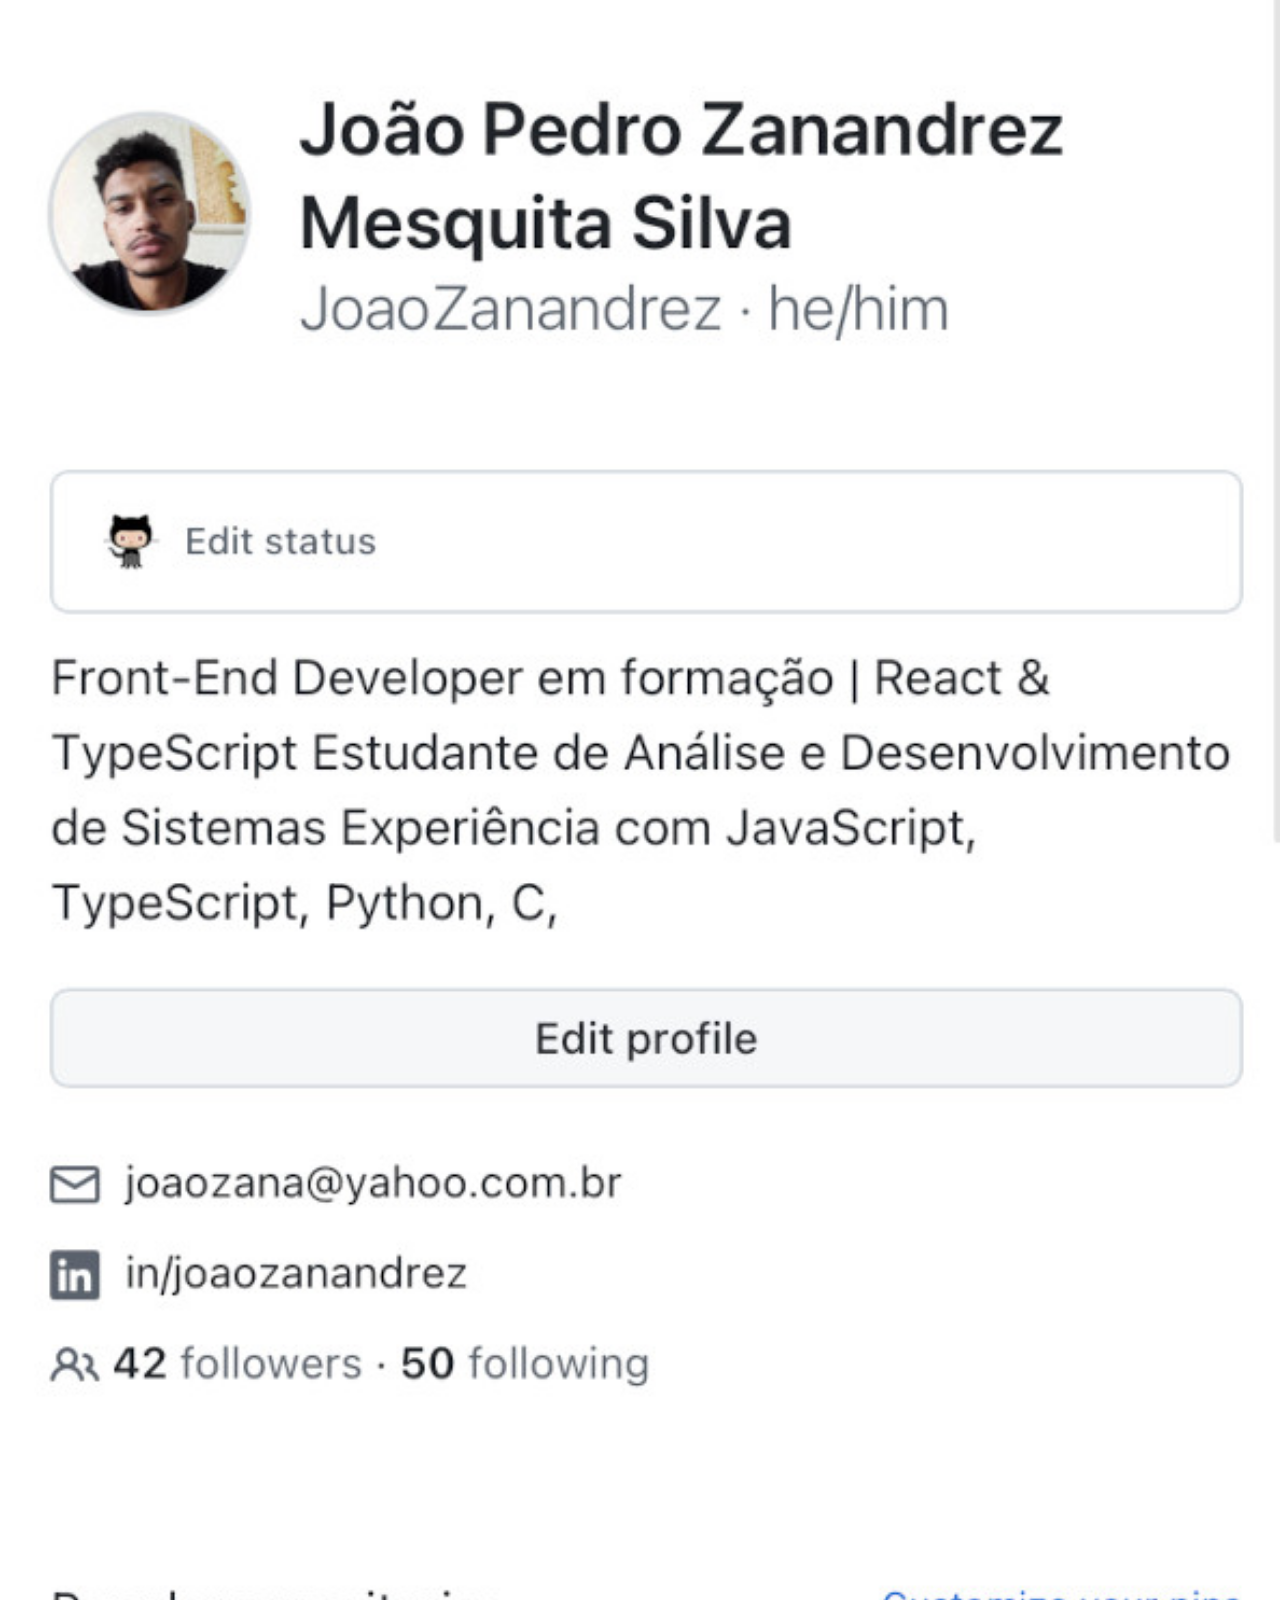
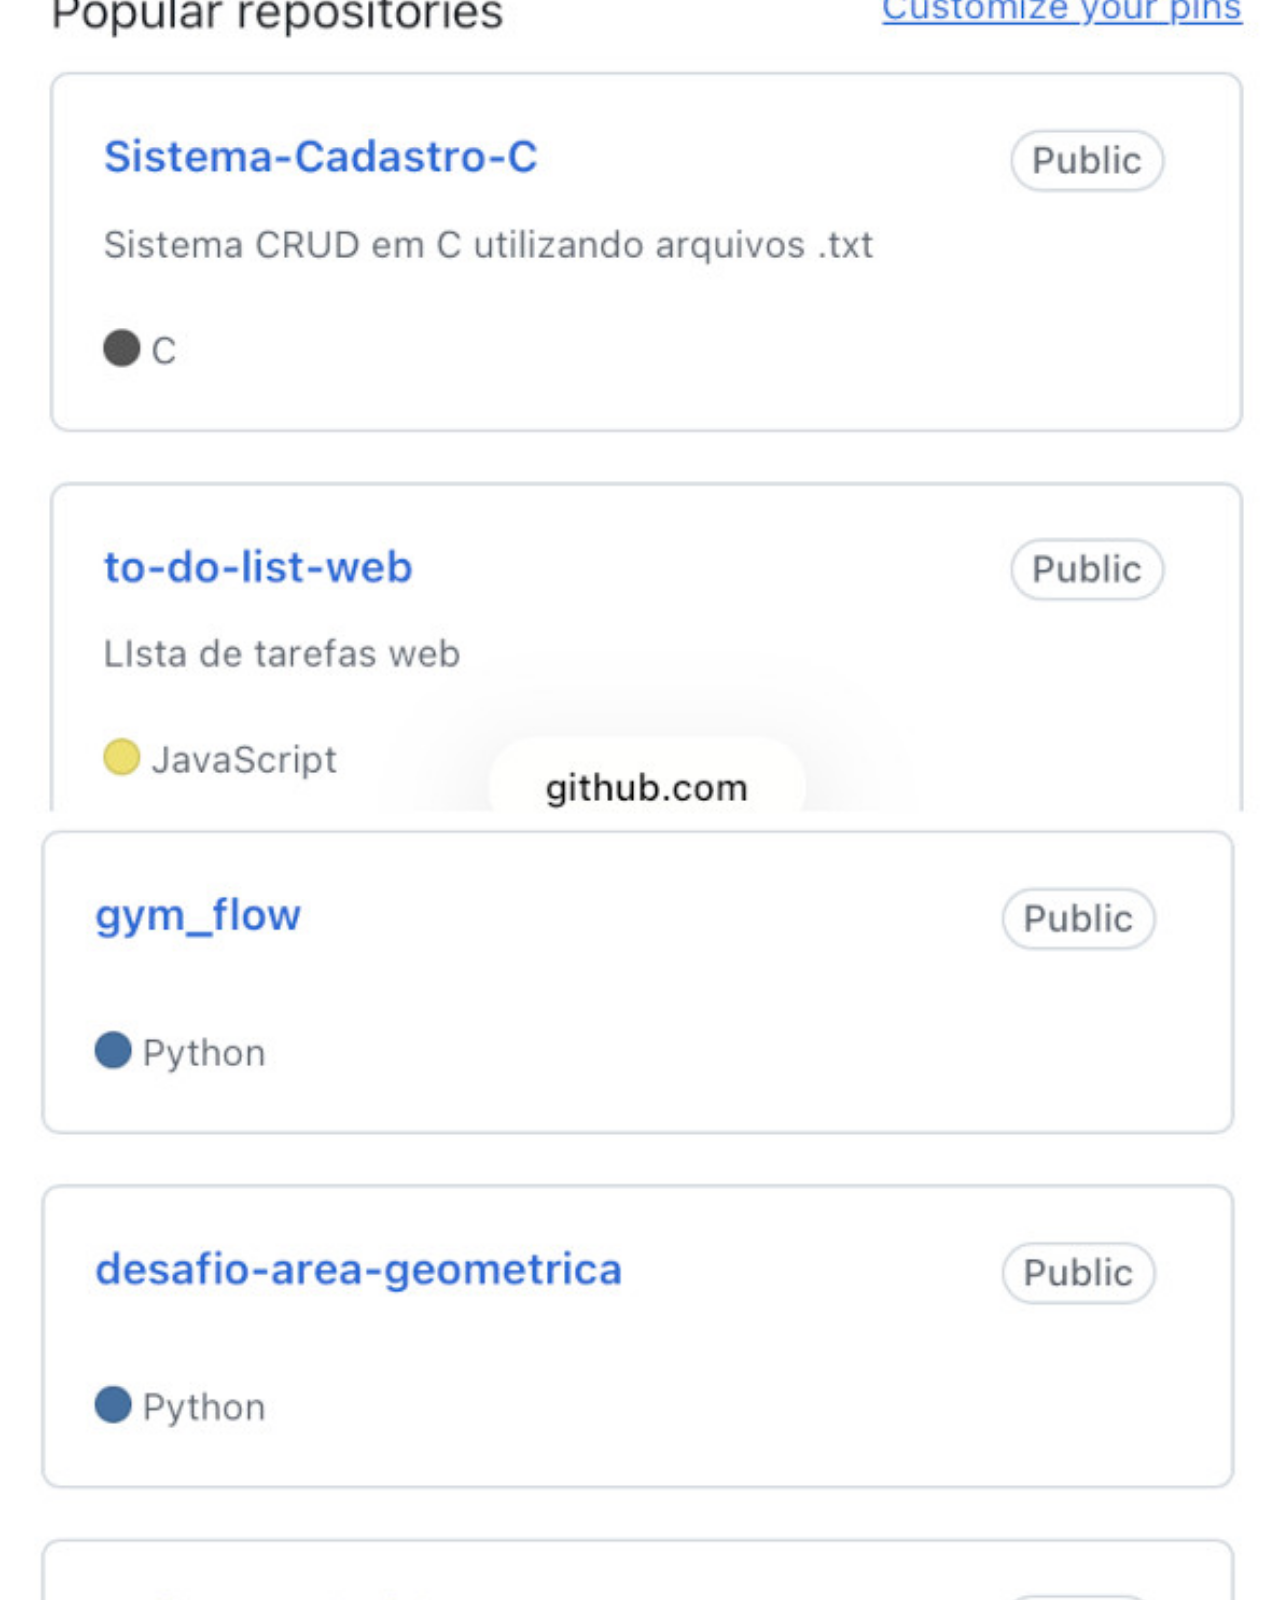
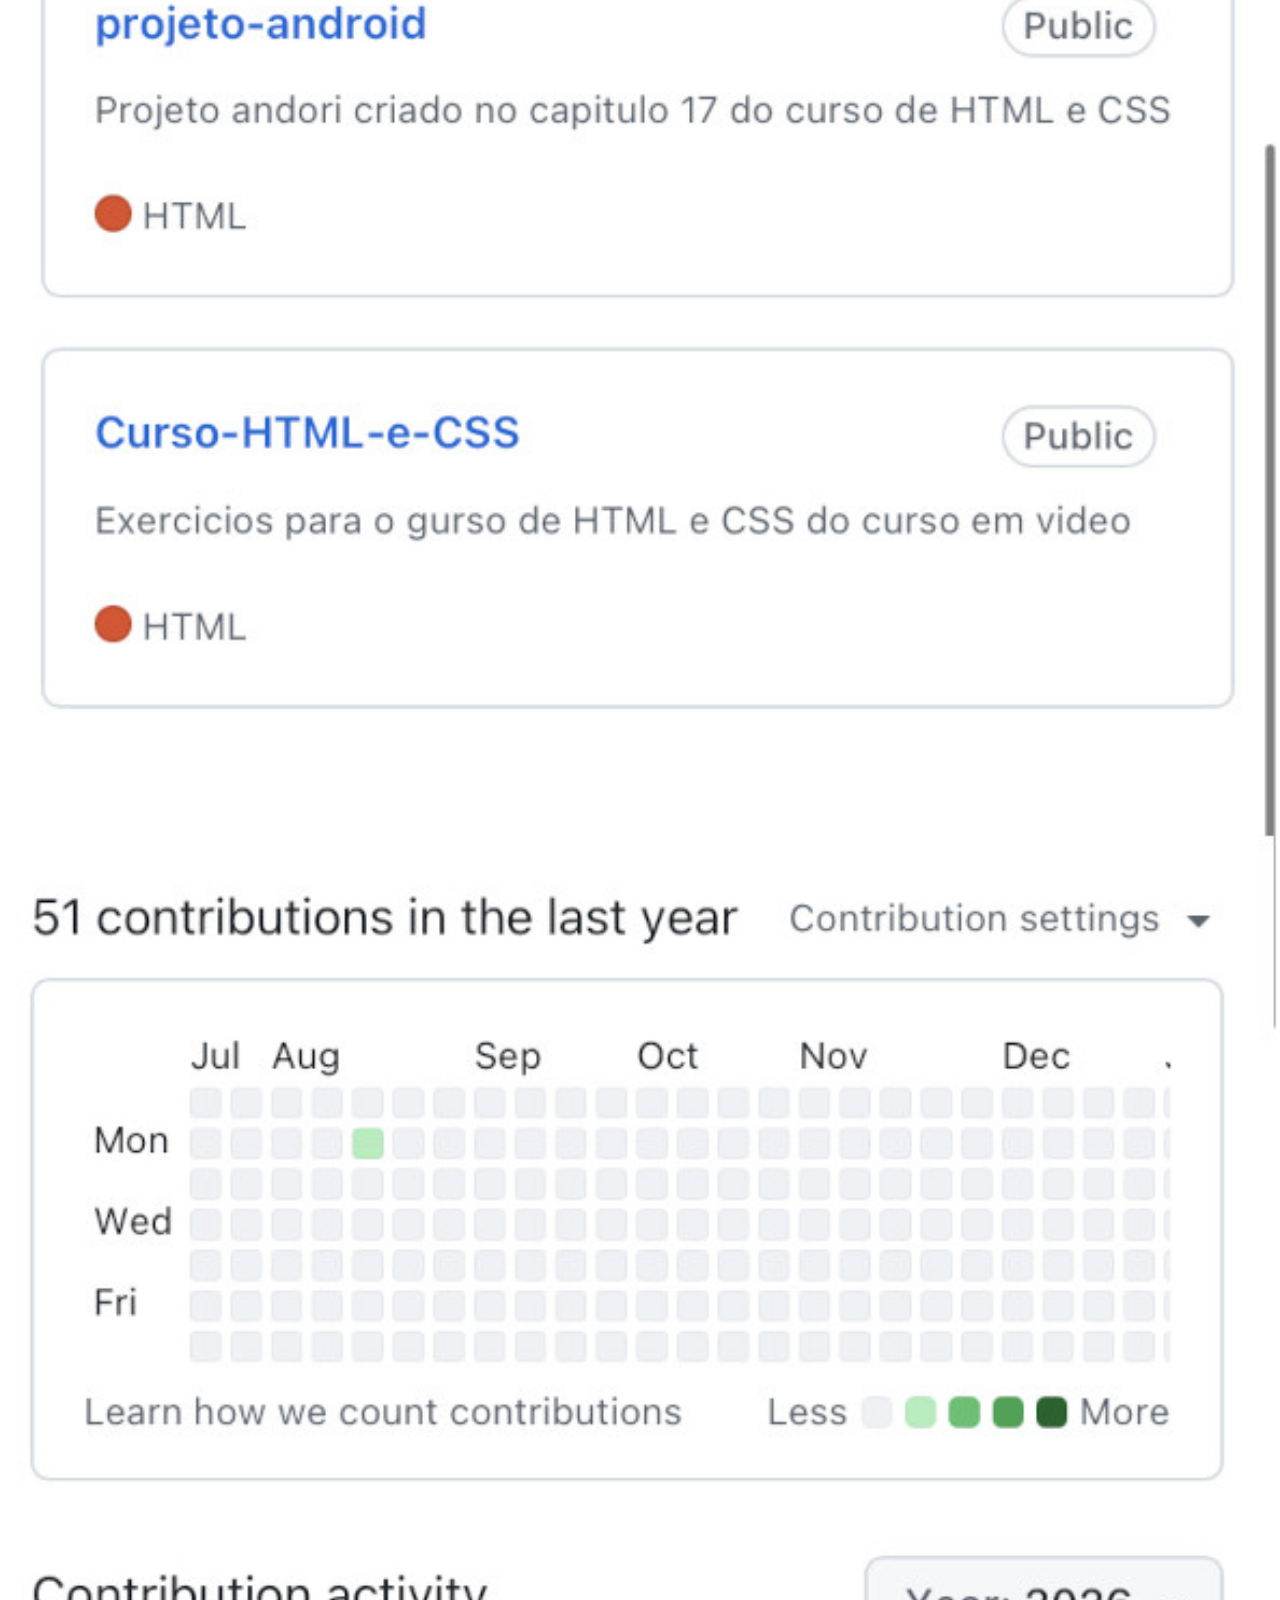
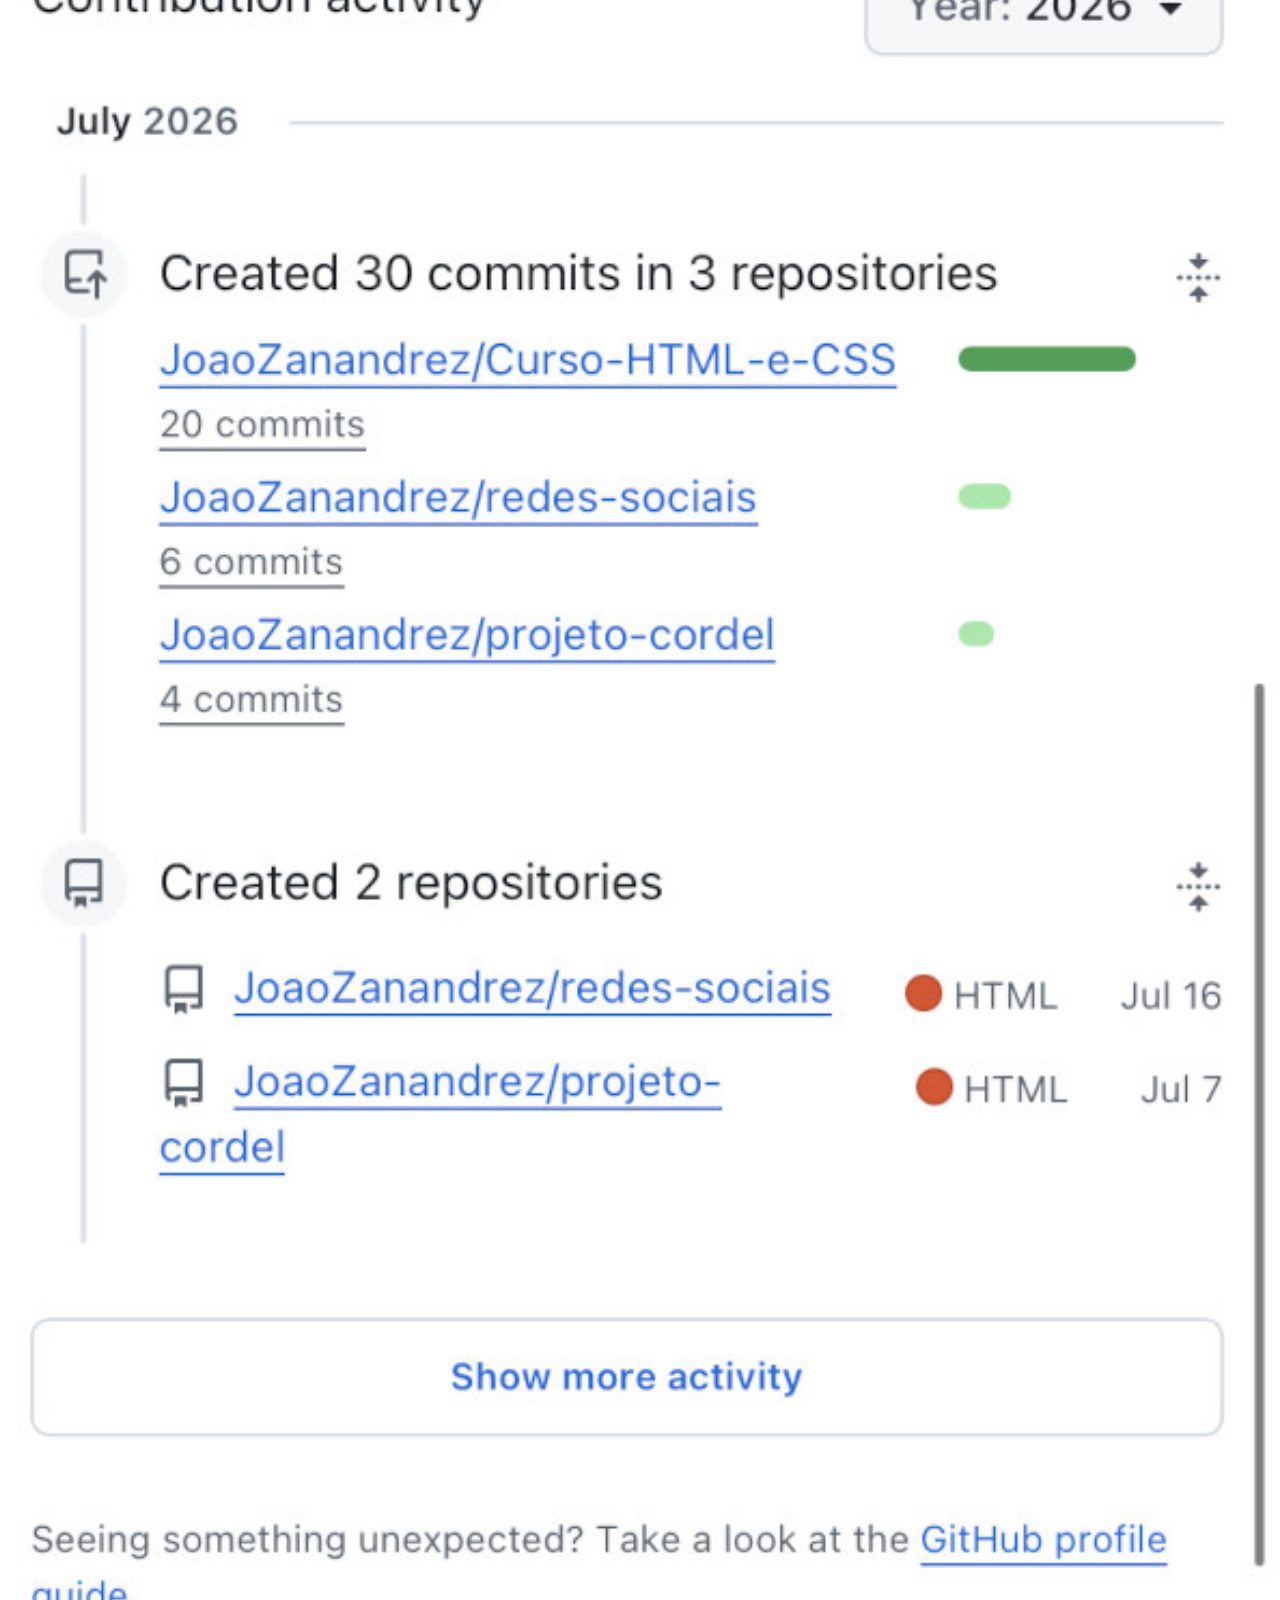
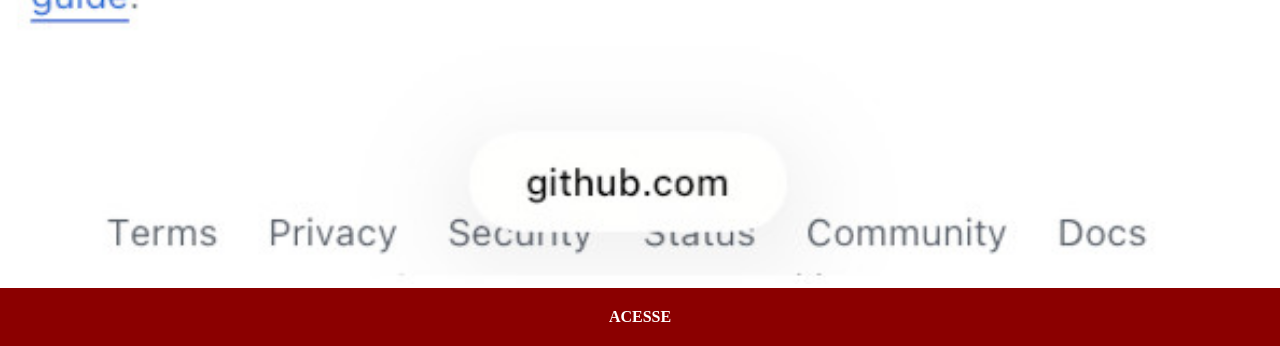
<file: github.html>
<!DOCTYPE html>
<html lang="pt-br">
<head>
    <meta charset="UTF-8">
    <meta name="viewport" content="width=device-width, initial-scale=1.0">
    <title>Document</title>
    <link rel="stylesheet" href="estilos/social.css">
</head>
<body>
    <img src="imagens/tela-github.jpg" alt="GitHub">
    <a href="https://github.com/JoaoZanandrez" target="_blank">ACESSE</a>
</body>
</html>
</file>
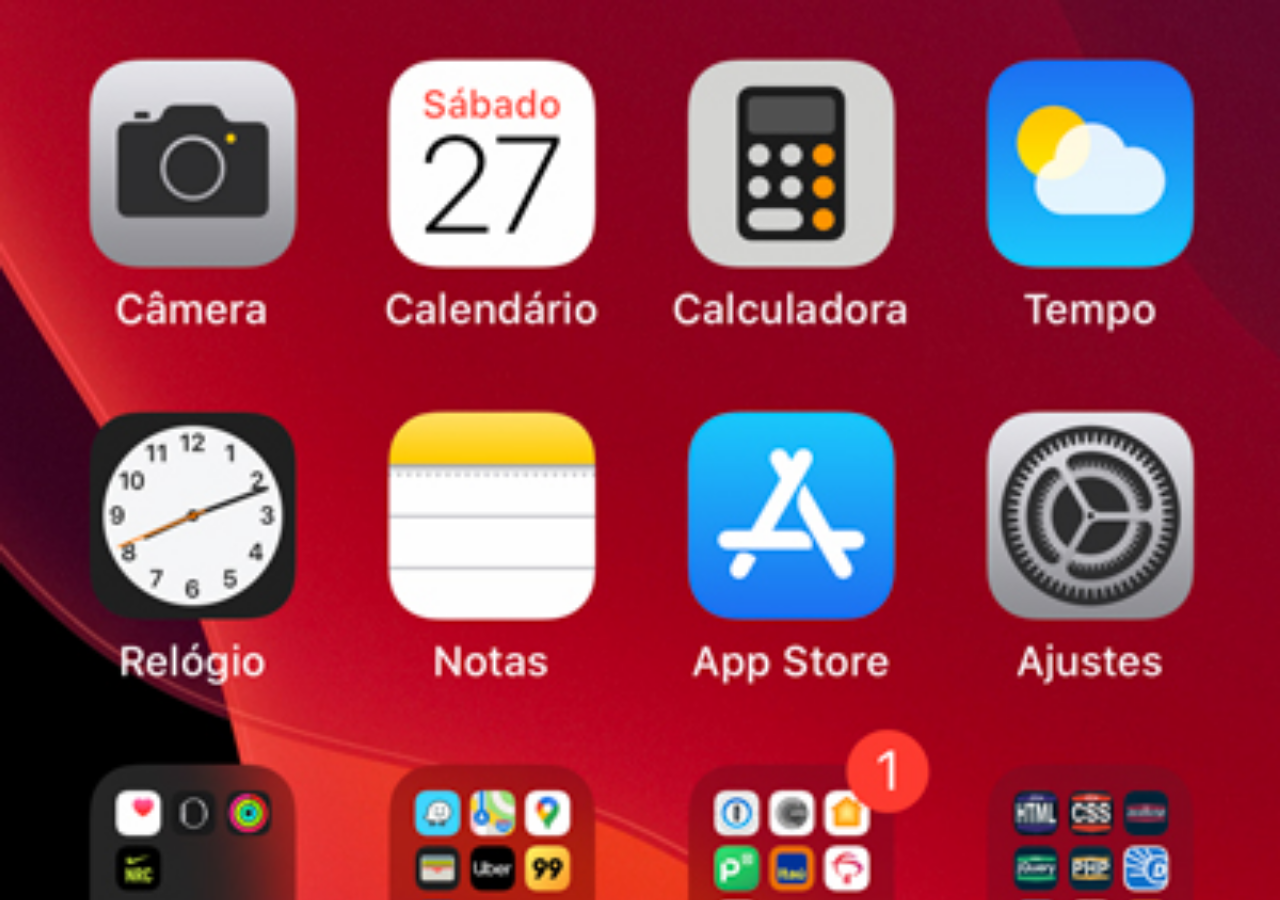
<file: home.html>
<!DOCTYPE html>
<html lang="pt-br">
<head>
    <meta charset="UTF-8">
    <meta name="viewport" content="width=device-width, initial-scale=1.0">
    <title>Document</title>
    <style>
        * {
            margin: 0;
            height: 0;
        }

        body {
            width: 100vw;
            height: 100vh;
            background: black url('imagens/tela-home.jpg') no-repeat;
            background-size: cover;
        }
    </style>
</head>
<body>
    
</body>
</html>
</file>
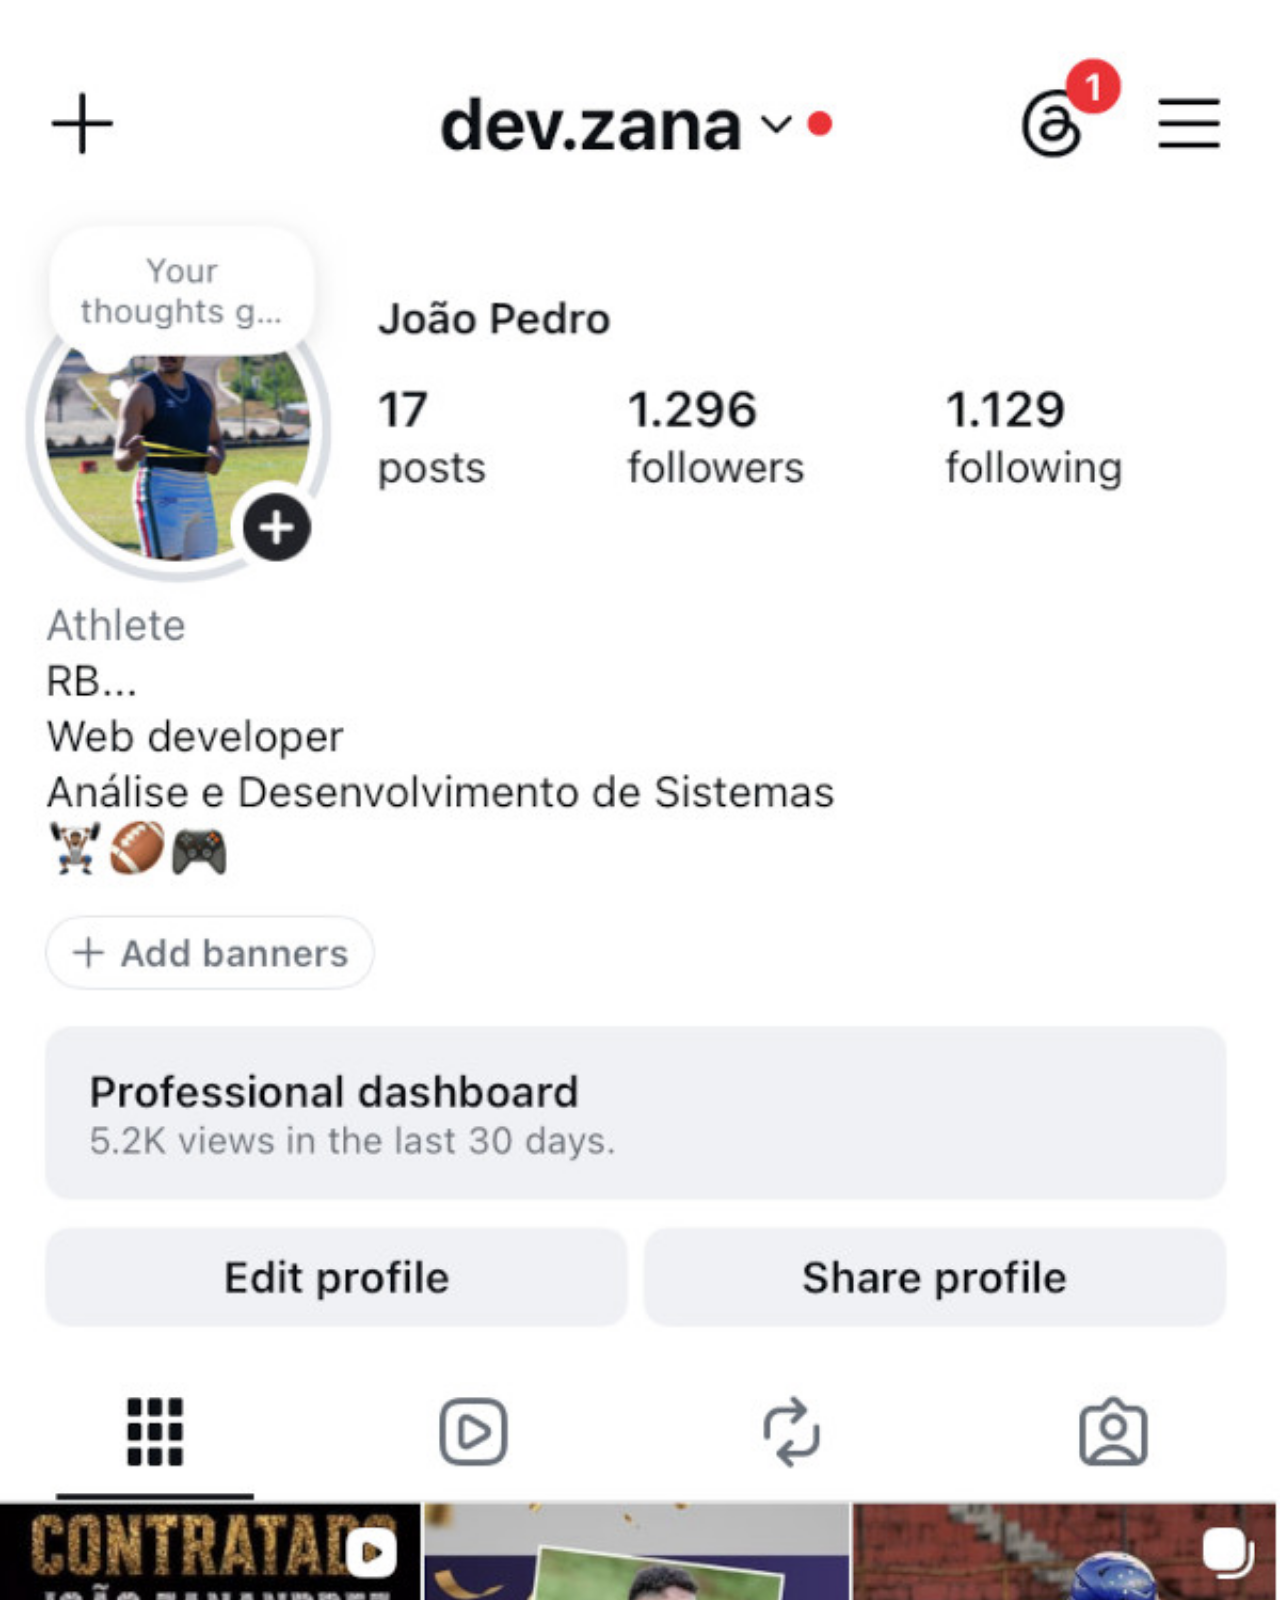
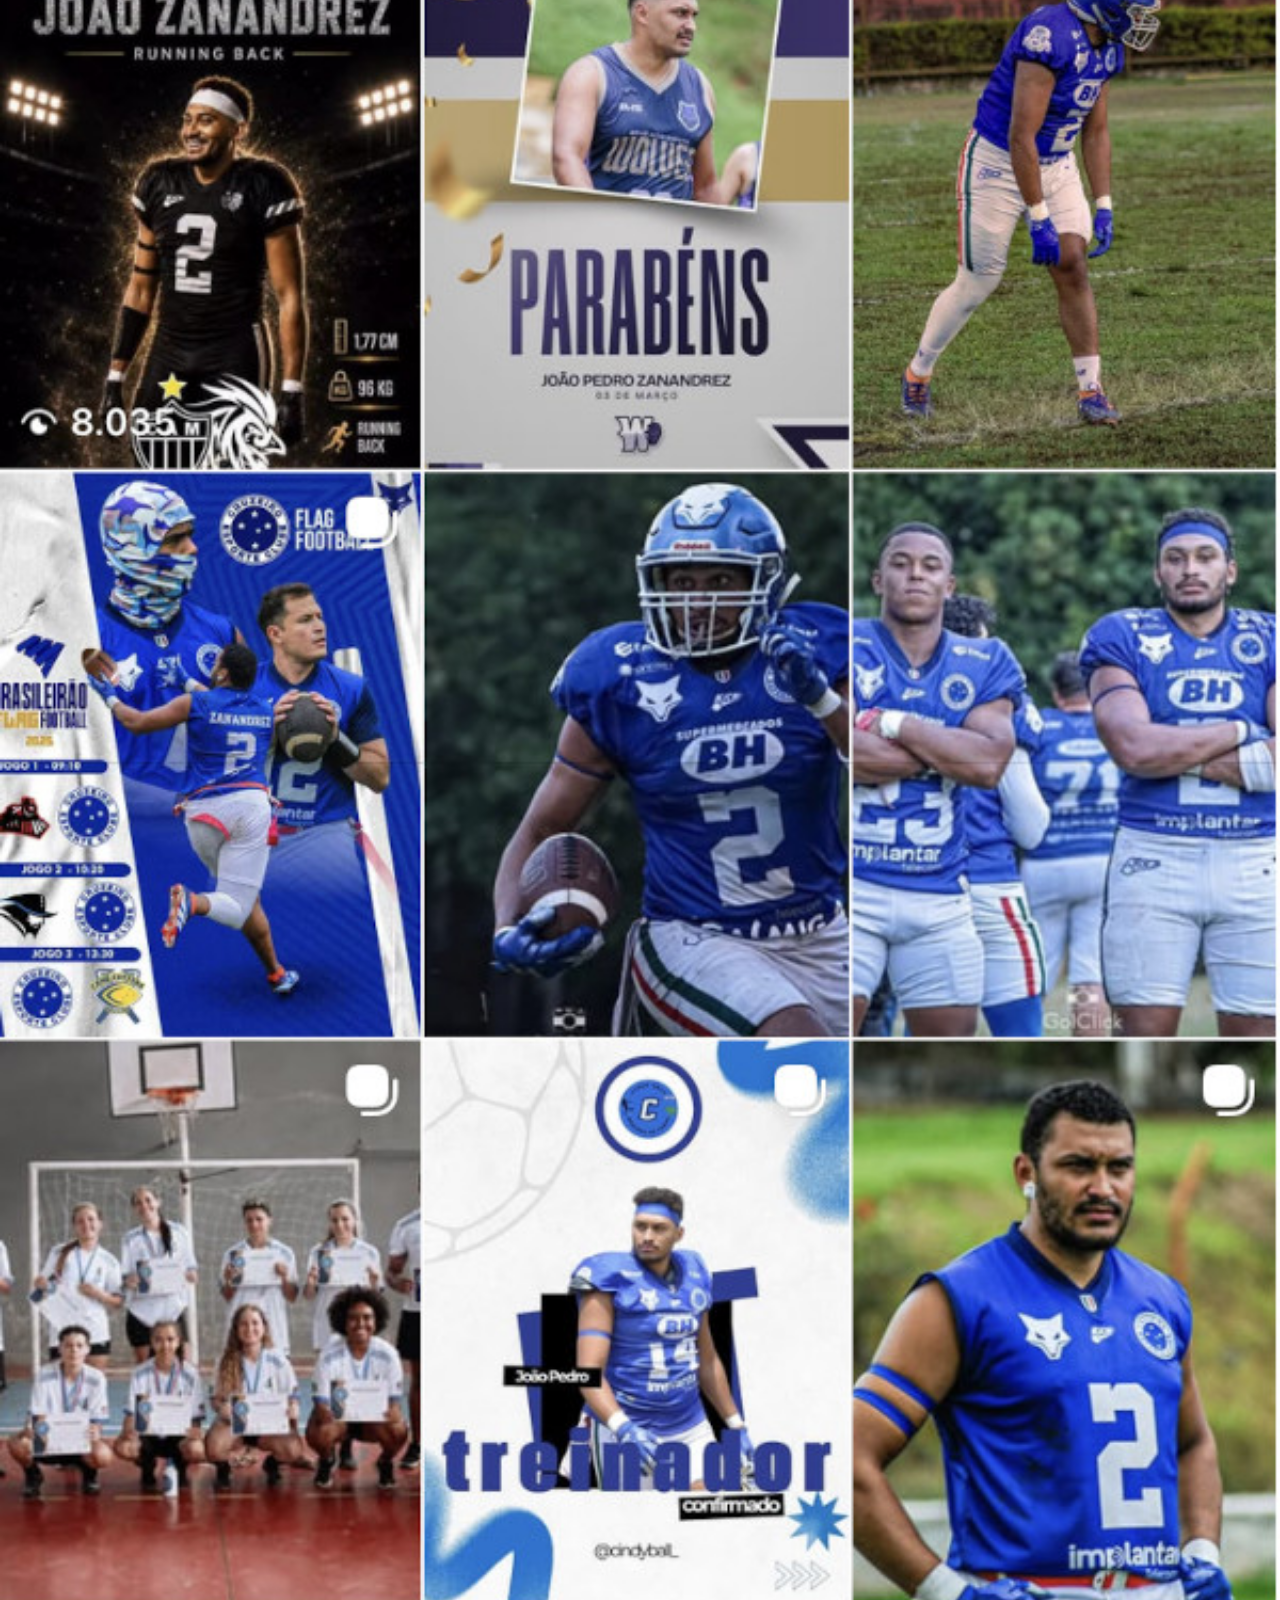
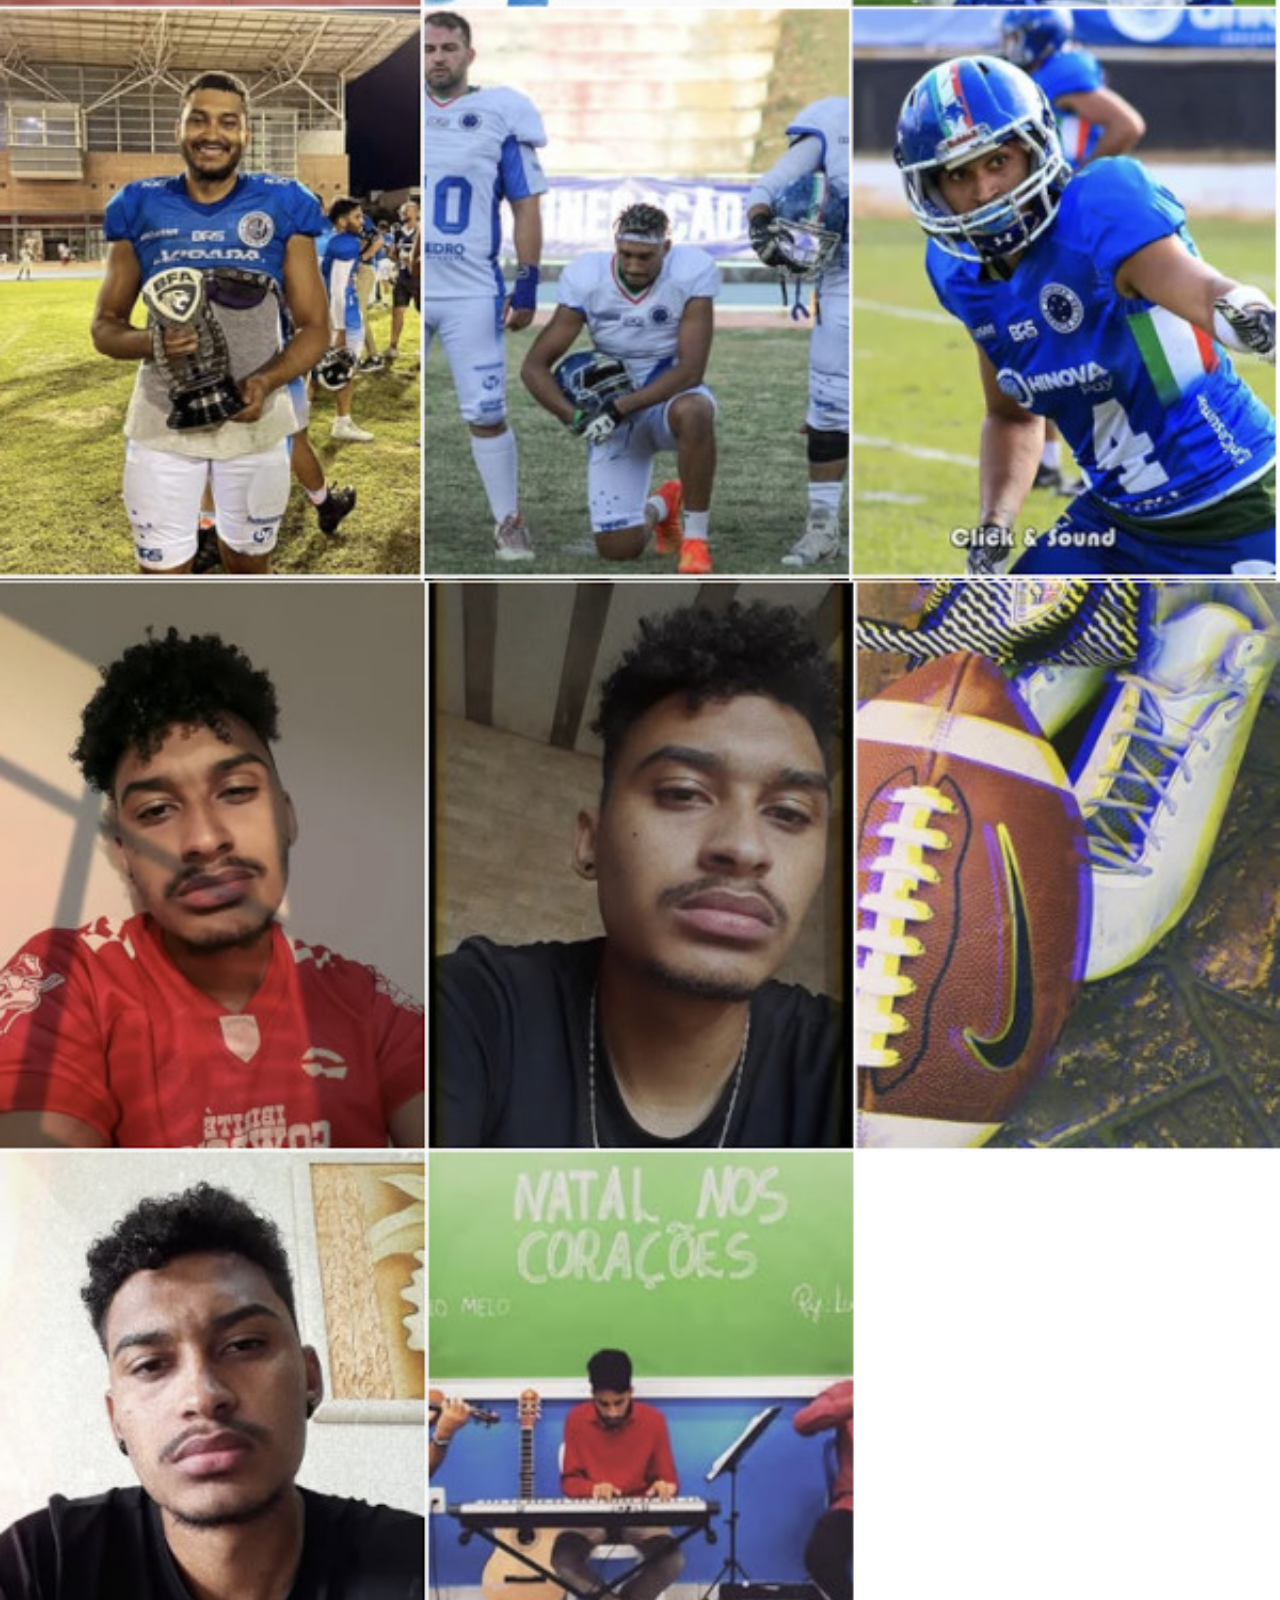
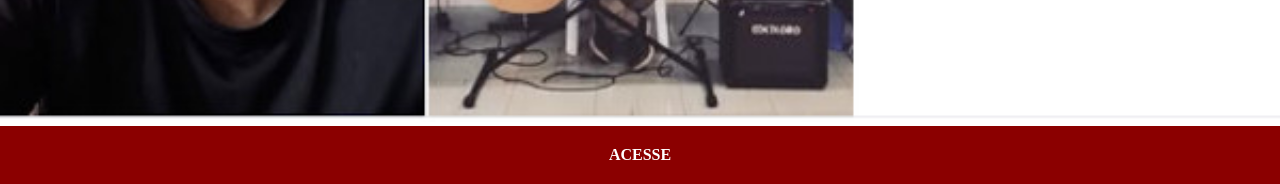
<file: instagram.html>
<!DOCTYPE html>
<html lang="pt-br">
<head>
    <meta charset="UTF-8">
    <meta name="viewport" content="width=device-width, initial-scale=1.0">
    <title>Document</title>
    <link rel="stylesheet" href="estilos/social.css">
</head>
<body>
    <img src="imagens/tela-instagram.jpg" alt="instagram">
    <a href="https://www.instagram.com/dev.zana" target="_blank">ACESSE</a>
</body>
</html>
</file>
<file: estilos/social.css>
@charset "UTF-8";

* {
    margin: 0px;
    padding: 0px;
}

::-webkit-scrollbar {
    width: 0px;
    height: 0px;
}

img {
    width: 100vw;
}

a {
    display: block;
    background-color: darkred;
    color: white;
    padding: 20px;
    text-align: center;
    font-weight: bolder;
    text-decoration: none;
}

a:hover {
    background-color: red;
}
</file>
